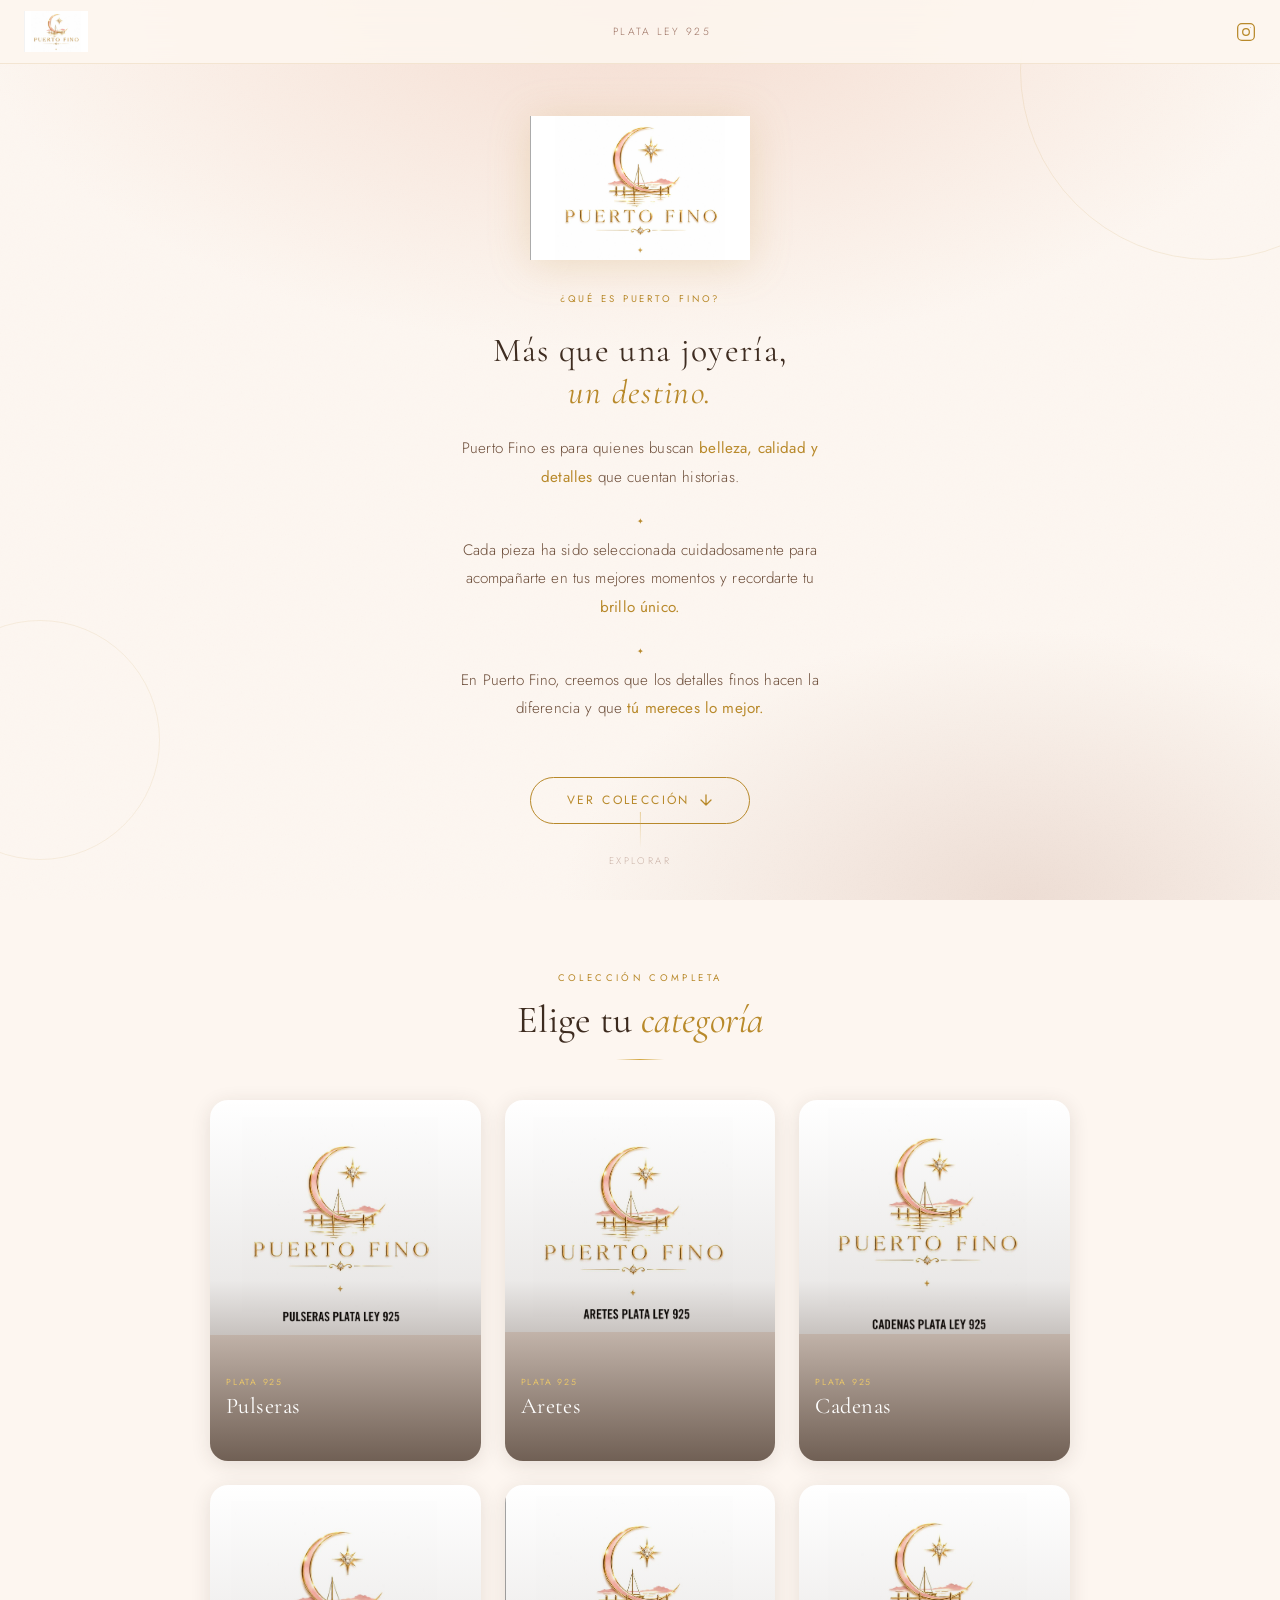
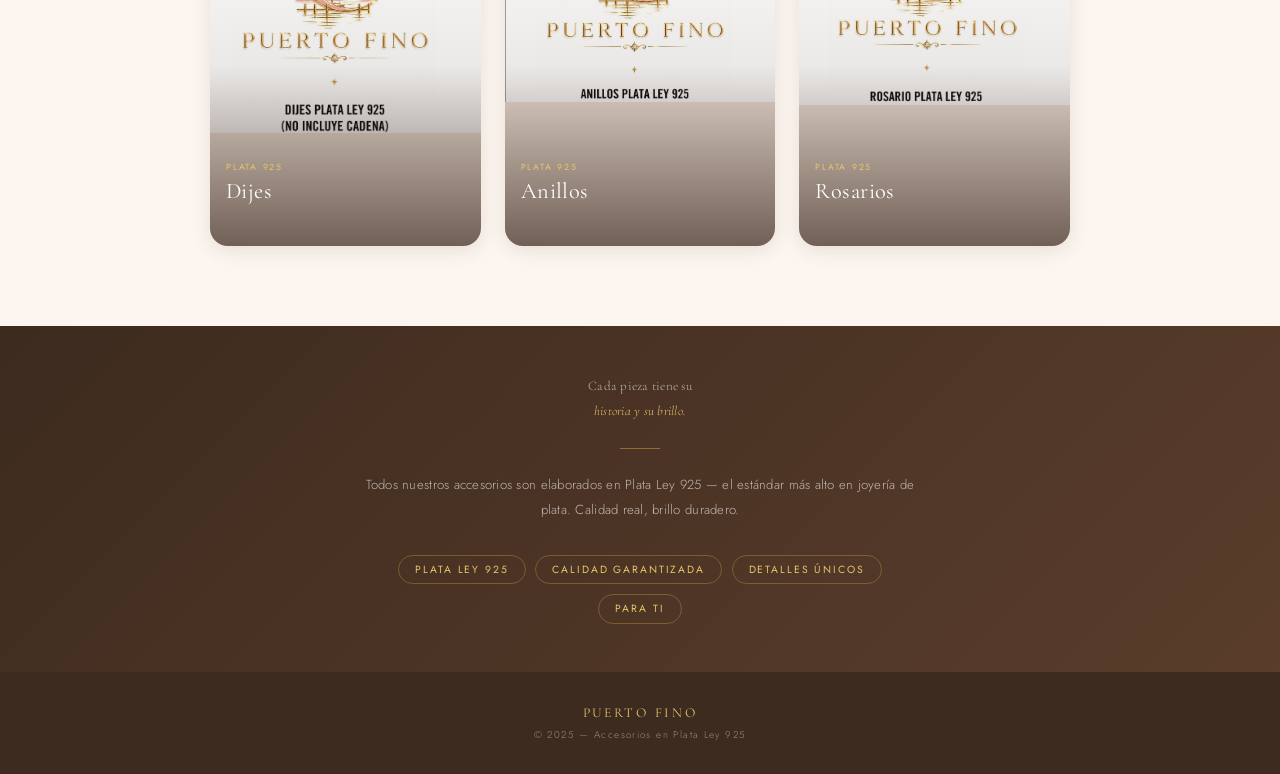
<file: index.html>
<!DOCTYPE html>
<html lang="es">
<head>
  <meta charset="UTF-8" />
  <meta name="viewport" content="width=device-width, initial-scale=1.0" />
  <title>Puerto Fino — Plata Ley 925</title>
  <link rel="preconnect" href="https://fonts.googleapis.com" />
  <link rel="preconnect" href="https://fonts.gstatic.com" crossorigin />
  <link href="https://fonts.googleapis.com/css2?family=Cormorant+Garamond:ital,wght@0,300;0,400;0,600;1,300;1,400&family=Jost:wght@200;300;400;500&display=swap" rel="stylesheet" />
  <link rel="stylesheet" href="css/puerto.css" />
</head>
<body>

  <!-- ── NAVBAR ── -->
  <nav class="navbar" id="navbar">
    <a href="index.html" class="nav-logo">
      <img src="logo-y-foto/logo.png" alt="Puerto Fino"
           onerror="this.style.display='none'; this.nextElementSibling.style.display='block';" />
      <span class="nav-logo-text" style="display:none;">Puerto Fino</span>
    </a>
    <span class="nav-tagline">Plata Ley 925</span>
    <a href="https://www.instagram.com/puertofino.med?igsh=d2FhbTljdTZqNzA2" target="_blank" class="nav-ig">
      <svg width="20" height="20" viewBox="0 0 24 24" fill="none" stroke="currentColor" stroke-width="1.5" stroke-linecap="round" stroke-linejoin="round">
        <rect x="2" y="2" width="20" height="20" rx="5" ry="5"/>
        <circle cx="12" cy="12" r="4"/>
        <circle cx="17.5" cy="6.5" r="0.5" fill="currentColor" stroke="none"/>
      </svg>
    </a>
  </nav>

  <!-- ── HERO ── -->
  <section class="hero" id="hero">
    <div class="hero-deco hero-deco-1"></div>
    <div class="hero-deco hero-deco-2"></div>

    <!-- Logo grande en el hero -->
    <img
      class="hero-logo"
      src="logo-y-foto/logo.png"
      alt="Puerto Fino"
      onerror="this.style.display='none';"
    />

    <div class="hero-divider">
      <span>¿Qué es Puerto Fino?</span>
    </div>

    <h1 class="hero-title">
      Más que una joyería,<br>
      <em>un destino.</em>
    </h1>

    <p class="hero-desc">
      Puerto Fino es para quienes buscan
      <strong>belleza, calidad y detalles</strong>
      que cuentan historias.
    </p>

    <span class="hero-dot">✦</span>

    <p class="hero-desc">
      Cada pieza ha sido seleccionada cuidadosamente
      para acompañarte en tus mejores momentos y
      recordarte tu <strong>brillo único.</strong>
    </p>

    <span class="hero-dot">✦</span>

    <p class="hero-desc">
      En Puerto Fino, creemos que los detalles finos
      hacen la diferencia y que
      <strong>tú mereces lo mejor.</strong>
    </p>

    <a href="#categorias" class="hero-cta">
      <span>Ver colección</span>
      <svg width="14" height="14" viewBox="0 0 14 14" fill="none">
        <path d="M7 2v10M2 7l5 5 5-5" stroke="currentColor" stroke-width="1.3" stroke-linecap="round" stroke-linejoin="round"/>
      </svg>
    </a>

    <div class="scroll-hint" aria-hidden="true">
      <div class="scroll-hint-line"></div>
      <p>Explorar</p>
    </div>
  </section>

  <!-- ── CATEGORÍAS ── -->
  <section class="categories" id="categorias">
    <div class="section-header fade-up">
      <span class="section-label">Colección completa</span>
      <h2 class="section-title">Elige tu <em>categoría</em></h2>
      <div class="section-rule"></div>
    </div>

    <div class="cat-grid">

      <!-- PULSERAS -->
      <a href="pulseras.html" class="cat-card" style="animation-delay: 0.05s">
          <img src="pulseras/Pulseras.png" alt="Pulseras">
        <div class="cat-card-overlay">
          <span class="cat-card-badge">Plata 925</span>
          <span class="cat-card-name">Pulseras</span>
          <span class="cat-card-arrow">
            Ver todo
            <svg width="12" height="12" viewBox="0 0 12 12" fill="none"><path d="M2 6h8M6 2l4 4-4 4" stroke="currentColor" stroke-width="1.2" stroke-linecap="round" stroke-linejoin="round"/></svg>
          </span>
        </div>
      </a>

      <!-- ARETES -->
      <a href="aretes.html" class="cat-card" style="animation-delay: 0.12s">
          <img src="aretes-y-topos/ARETES.png" alt="Aretes-y-topos">
        <div class="cat-card-overlay">
          <span class="cat-card-badge">Plata 925</span>
          <span class="cat-card-name">Aretes</span>
          <span class="cat-card-arrow">Ver todo <svg width="12" height="12" viewBox="0 0 12 12" fill="none"><path d="M2 6h8M6 2l4 4-4 4" stroke="currentColor" stroke-width="1.2" stroke-linecap="round" stroke-linejoin="round"/></svg></span>
        </div>
      </a>

      <!-- CADENAS -->
      <a href="cadenas.html" class="cat-card" style="animation-delay: 0.19s">
          <img src="cadenas/Cadenas.png" alt="Cadenas">
        <div class="cat-card-overlay">
          <span class="cat-card-badge">Plata 925</span>
          <span class="cat-card-name">Cadenas</span>
          <span class="cat-card-arrow">Ver todo <svg width="12" height="12" viewBox="0 0 12 12" fill="none"><path d="M2 6h8M6 2l4 4-4 4" stroke="currentColor" stroke-width="1.2" stroke-linecap="round" stroke-linejoin="round"/></svg></span>
        </div>
      </a>

      <!-- DIJES -->
      <a href="dijes.html" class="cat-card" style="animation-delay: 0.26s">
          <img src="dijes/DIJESS.png" alt="Dijes">
        <div class="cat-card-overlay">
          <span class="cat-card-badge">Plata 925</span>
          <span class="cat-card-name">Dijes</span>
          <span class="cat-card-arrow">Ver todo <svg width="12" height="12" viewBox="0 0 12 12" fill="none"><path d="M2 6h8M6 2l4 4-4 4" stroke="currentColor" stroke-width="1.2" stroke-linecap="round" stroke-linejoin="round"/></svg></span>
        </div>
      </a>

      <!-- ANILLOS -->
      <a href="anillos.html" class="cat-card" style="animation-delay: 0.33s">
        <img src="anillos/ANILLOS.png" alt="Anillos">
        <div class="cat-card-overlay">
          <span class="cat-card-badge">Plata 925</span>
          <span class="cat-card-name">Anillos</span>
          <span class="cat-card-arrow">Ver todo <svg width="12" height="12" viewBox="0 0 12 12" fill="none"><path d="M2 6h8M6 2l4 4-4 4" stroke="currentColor" stroke-width="1.2" stroke-linecap="round" stroke-linejoin="round"/></svg></span>
        </div>
      </a>

      <!-- ROSARIOS -->
      <a href="rosarios.html" class="cat-card" style="animation-delay: 0.40s">
        <img src="rosario/Rosario.png" alt="Rosarios">
        <div class="cat-card-overlay">
          <span class="cat-card-badge">Plata 925</span>
          <span class="cat-card-name">Rosarios</span>
          <span class="cat-card-arrow">Ver todo <svg width="12" height="12" viewBox="0 0 12 12" fill="none"><path d="M2 6h8M6 2l4 4-4 4" stroke="currentColor" stroke-width="1.2" stroke-linecap="round" stroke-linejoin="round"/></svg></span>
        </div>
      </a>

    </div>
  </section>

  <!-- ── BRAND STRIP ── -->
  <div class="brand-strip">
    <div class="brand-strip-inner fade-up">
      <p class="brand-strip-title">
        Cada pieza tiene su<br><em>historia y su brillo.</em>
      </p>
      <div class="brand-strip-divider"></div>
      <p>
        Todos nuestros accesorios son elaborados en
        Plata Ley 925 — el estándar más alto en joyería de plata.
        Calidad real, brillo duradero.
      </p>
      <div class="brand-strip-pills">
        <span class="pill">Plata Ley 925</span>
        <span class="pill">Calidad garantizada</span>
        <span class="pill">Detalles únicos</span>
        <span class="pill">Para ti</span>
      </div>
    </div>
  </div>

  <!-- ── FOOTER ── -->
  <footer>
    <strong>Puerto Fino</strong>
    <p class="footer-sub">© 2025 — Accesorios en Plata Ley 925</p>
    
  </footer>

  <!-- ── BACK TO TOP ── -->
  <button class="back-top" id="backTop" aria-label="Volver arriba">
    <svg width="16" height="16" viewBox="0 0 16 16" fill="none">
      <path d="M8 13V3M3 8l5-5 5 5" stroke="currentColor" stroke-width="1.5" stroke-linecap="round" stroke-linejoin="round"/>
    </svg>
  </button>

    <script src="js/puerto.js"></script>
</body>
</html>
</file>
<file: css/puerto.css>
/* ───────────────────────────────
       TOKENS
    ─────────────────────────────── */
    :root {
      --cream:      #fdf6f0;
      --cream-dark: #f5e8df;
      --rose:       #e8c4b0;
      --rose-light: #f5ddd1;
      --gold:       #b8892a;
      --gold-light: #d4a843;
      --gold-shine: #e8c56a;
      --brown:      #3d2b1f;
      --brown-mid:  #6b4c38;
      --brown-light:#9a7060;
      --white:      #ffffff;
      --shadow:     rgba(61,43,31,0.12);

      --font-display: 'Cormorant Garamond', Georgia, serif;
      --font-body:    'Jost', sans-serif;

      --radius-card: 18px;
      --transition:  0.35s cubic-bezier(0.4, 0, 0.2, 1);
    }

    /* ───────────────────────────────
       RESET & BASE
    ─────────────────────────────── */
    *, *::before, *::after { box-sizing: border-box; margin: 0; padding: 0; }

    html { scroll-behavior: smooth; font-size: 16px; }

    body {
      background: var(--cream);
      color: var(--brown);
      font-family: var(--font-body);
      font-weight: 300;
      -webkit-font-smoothing: antialiased;
      overflow-x: hidden;
    }

    img { display: block; max-width: 100%; }
    a   { text-decoration: none; color: inherit; }

    /* ───────────────────────────────
       NAVBAR
    ─────────────────────────────── */
    .navbar {
      position: fixed;
      top: 0; left: 0; right: 0;
      z-index: 100;
      display: flex;
      align-items: center;
      justify-content: space-between;
      padding: 0 1.5rem;
      height: 64px;
      background: rgba(253,246,240,0.88);
      backdrop-filter: blur(14px);
      -webkit-backdrop-filter: blur(14px);
      border-bottom: 1px solid rgba(184,137,42,0.15);
      transition: box-shadow var(--transition);
    }
    .navbar.scrolled { box-shadow: 0 4px 24px var(--shadow); }

    .nav-logo {
      display: flex;
      align-items: center;
      gap: 0.55rem;
    }
    .nav-logo img {
      height: 42px;
      width: auto;
      object-fit: contain;
    }
    /* fallback text if logo image not loaded */
    .nav-logo-text {
      font-family: var(--font-display);
      font-size: 1.25rem;
      font-weight: 600;
      letter-spacing: 0.18em;
      color: var(--gold);
      text-transform: uppercase;
    }

    .nav-tagline {
      font-size: 0.65rem;
      letter-spacing: 0.22em;
      color: var(--brown-light);
      text-transform: uppercase;
      display: none;
    }
    @media (min-width: 480px) { .nav-tagline { display: block; } }

    /* ───────────────────────────────
       HERO
    ─────────────────────────────── */
    .hero {
      min-height: 100svh;
      display: flex;
      flex-direction: column;
      align-items: center;
      justify-content: center;
      text-align: center;
      padding: 100px 1.5rem 60px;
      position: relative;
      overflow: hidden;
      background:
        radial-gradient(ellipse 80% 60% at 50% 0%, #f5ddd1 0%, transparent 65%),
        radial-gradient(ellipse 60% 50% at 80% 100%, #edddd4 0%, transparent 60%),
        var(--cream);
    }

    /* subtle grain texture */
    .hero::before {
      content: '';
      position: absolute;
      inset: 0;
      background-image: url("data:image/svg+xml,%3Csvg xmlns='http://www.w3.org/2000/svg' width='300' height='300'%3E%3Cfilter id='n'%3E%3CfeTurbulence type='fractalNoise' baseFrequency='0.75' numOctaves='4' stitchTiles='stitch'/%3E%3CfeColorMatrix type='saturate' values='0'/%3E%3C/filter%3E%3Crect width='300' height='300' filter='url(%23n)' opacity='0.035'/%3E%3C/svg%3E");
      pointer-events: none;
      opacity: 0.6;
    }

    /* decorative gold circles */
    .hero-deco {
      position: absolute;
      border-radius: 50%;
      pointer-events: none;
    }
    .hero-deco-1 {
      width: 380px; height: 380px;
      top: -120px; right: -120px;
      border: 1px solid rgba(184,137,42,0.12);
    }
    .hero-deco-2 {
      width: 240px; height: 240px;
      bottom: 40px; left: -80px;
      border: 1px solid rgba(184,137,42,0.1);
    }

    .hero-logo {
      width: min(220px, 55vw);
      margin-bottom: 2rem;
      filter: drop-shadow(0 4px 20px rgba(184,137,42,0.2));
      animation: floatLogo 6s ease-in-out infinite;
    }
    @keyframes floatLogo {
      0%, 100% { transform: translateY(0); }
      50%       { transform: translateY(-8px); }
    }

    .hero-divider {
      display: flex;
      align-items: center;
      gap: 0.75rem;
      margin-bottom: 1.5rem;
    }
    .hero-divider span { font-size: 0.6rem; color: var(--gold); letter-spacing: 0.3em; text-transform: uppercase; font-family: var(--font-body); font-weight: 400; }
    .hero-divider::before, .hero-divider::after {
      content: '';
      flex: 1;
      height: 1px;
      background: linear-gradient(90deg, transparent, var(--gold-light), transparent);
      max-width: 80px;
    }

    .hero-title {
      font-family: var(--font-display);
      font-size: clamp(1.4rem, 5vw, 2.1rem);
      font-weight: 400;
      letter-spacing: 0.04em;
      color: var(--brown);
      line-height: 1.25;
      margin-bottom: 1.25rem;
    }
    .hero-title em { font-style: italic; color: var(--gold); }

    .hero-desc {
      font-size: clamp(0.85rem, 2.5vw, 0.95rem);
      color: var(--brown-mid);
      line-height: 1.85;
      max-width: 380px;
      margin: 0 auto 0.9rem;
      letter-spacing: 0.01em;
    }
    .hero-desc strong { color: var(--gold); font-weight: 400; }

    .hero-dot {
      color: var(--gold);
      font-size: 0.5rem;
      margin: 0.6rem 0;
      display: block;
    }

    .hero-cta {
      display: inline-flex;
      align-items: center;
      gap: 0.6rem;
      margin-top: 2.5rem;
      padding: 0.85rem 2.2rem;
      border: 1px solid var(--gold);
      border-radius: 50px;
      font-family: var(--font-body);
      font-size: 0.75rem;
      font-weight: 400;
      letter-spacing: 0.2em;
      text-transform: uppercase;
      color: var(--gold);
      background: transparent;
      cursor: pointer;
      transition: background var(--transition), color var(--transition);
      position: relative;
      overflow: hidden;
    }
    .hero-cta::before {
      content: '';
      position: absolute;
      inset: 0;
      background: var(--gold);
      transform: scaleX(0);
      transform-origin: left;
      transition: transform var(--transition);
      border-radius: 50px;
    }
    .hero-cta:hover::before { transform: scaleX(1); }
    .hero-cta:hover { color: var(--white); }
    .hero-cta span { position: relative; z-index: 1; }
    .hero-cta svg  { position: relative; z-index: 1; }

    /* scroll indicator */
    .scroll-hint {
      position: absolute;
      bottom: 2rem;
      left: 50%;
      transform: translateX(-50%);
      display: flex;
      flex-direction: column;
      align-items: center;
      gap: 0.4rem;
      opacity: 0.5;
      animation: fadeInHint 2s 1.5s forwards;
      opacity: 0;
    }
    @keyframes fadeInHint {
      to { opacity: 0.5; }
    }
    .scroll-hint p { font-size: 0.6rem; letter-spacing: 0.25em; text-transform: uppercase; color: var(--brown-light); }
    .scroll-hint-line {
      width: 1px;
      height: 36px;
      background: linear-gradient(to bottom, var(--gold-light), transparent);
      animation: scrollLine 1.8s ease-in-out infinite;
    }
    @keyframes scrollLine {
      0%   { transform: scaleY(0); transform-origin: top; }
      50%  { transform: scaleY(1); transform-origin: top; }
      51%  { transform: scaleY(1); transform-origin: bottom; }
      100% { transform: scaleY(0); transform-origin: bottom; }
    }

    /* ───────────────────────────────
       SECTION HEADER
    ─────────────────────────────── */
    .section-header {
      text-align: center;
      margin-bottom: 2.5rem;
    }
    .section-label {
      display: inline-block;
      font-size: 0.6rem;
      letter-spacing: 0.35em;
      text-transform: uppercase;
      color: var(--gold);
      font-family: var(--font-body);
      font-weight: 400;
      margin-bottom: 0.75rem;
    }
    .section-title {
      font-family: var(--font-display);
      font-size: clamp(1.6rem, 5vw, 2.4rem);
      font-weight: 400;
      color: var(--brown);
      line-height: 1.2;
    }
    .section-title em { font-style: italic; color: var(--gold); }
    .section-rule {
      width: 48px;
      height: 1px;
      background: linear-gradient(90deg, transparent, var(--gold-light), transparent);
      margin: 1rem auto 0;
    }

    /* ───────────────────────────────
       CATEGORIES SECTION
    ─────────────────────────────── */
    .categories {
      padding: 4rem 1.25rem 5rem;
      max-width: 900px;
      margin: 0 auto;
    }

    .cat-grid {
      display: grid;
      grid-template-columns: repeat(2, 1fr);
      gap: 1rem;
    }
    @media (min-width: 600px) {
      .cat-grid { grid-template-columns: repeat(3, 1fr); gap: 1.25rem; }
    }
    @media (min-width: 900px) {
      .cat-grid { gap: 1.5rem; }
    }

    .cat-card {
      position: relative;
      border-radius: var(--radius-card);
      overflow: hidden;
      aspect-ratio: 3/4;
      cursor: pointer;
      background: var(--cream-dark);
      box-shadow: 0 4px 20px var(--shadow);
      transition: transform var(--transition), box-shadow var(--transition);
      text-decoration: none;
      display: block;

      /* reveal animation */
      opacity: 0;
      transform: translateY(30px);
    }
    .cat-card.visible {
      animation: revealCard 0.6s cubic-bezier(0.4,0,0.2,1) forwards;
    }
    @keyframes revealCard {
      to { opacity: 1; transform: translateY(0); }
    }

    .cat-card:hover {
      transform: translateY(-6px);
      box-shadow: 0 12px 40px rgba(61,43,31,0.2);
    }

    .cat-card-img {
      width: 100%;
      height: 100%;
      object-fit: contain;
      padding: 1.5rem;
      background: linear-gradient(145deg, var(--cream-dark), var(--rose-light));
      transition: transform 0.5s cubic-bezier(0.4,0,0.2,1);}
    
    .cat-card:hover .cat-card-img {
      transform: scale(1.06);
    }

    /* placeholder if no image */
    .cat-card-placeholder {
      width: 100%;
      height: 100%;
      display: flex;
      align-items: center;
      justify-content: center;
      background: linear-gradient(145deg, var(--cream-dark), var(--rose-light));
    }
    .cat-card-placeholder svg {
      opacity: 0.25;
    }

    .cat-card-overlay {
      position: absolute;
      inset: 0;
      background: linear-gradient(to top, rgba(61,43,31,0.72) 0%, rgba(61,43,31,0.1) 50%, transparent 100%);
      display: flex;
      flex-direction: column;
      justify-content: flex-end;
      padding: 1.25rem 1rem;
      transition: background var(--transition);
    }
    .cat-card:hover .cat-card-overlay {
      background: linear-gradient(to top, rgba(61,43,31,0.82) 0%, rgba(61,43,31,0.25) 60%, transparent 100%);
    }

    .cat-card-badge {
      display: inline-block;
      font-size: 0.55rem;
      letter-spacing: 0.2em;
      text-transform: uppercase;
      color: var(--gold-shine);
      font-family: var(--font-body);
      font-weight: 400;
      margin-bottom: 0.3rem;
    }

    .cat-card-name {
      font-family: var(--font-display);
      font-size: clamp(1.1rem, 3.5vw, 1.4rem);
      font-weight: 400;
      color: var(--white);
      line-height: 1.15;
      letter-spacing: 0.02em;
    }

    .cat-card-arrow {
      display: inline-flex;
      align-items: center;
      gap: 0.3rem;
      margin-top: 0.5rem;
      font-size: 0.6rem;
      letter-spacing: 0.2em;
      text-transform: uppercase;
      color: var(--gold-shine);
      font-family: var(--font-body);
      opacity: 0;
      transform: translateY(6px);
      transition: opacity var(--transition), transform var(--transition);
    }
    .cat-card:hover .cat-card-arrow {
      opacity: 1;
      transform: translateY(0);
    }

    /* golden border shimmer on hover */
    .cat-card::after {
      content: '';
      position: absolute;
      inset: 0;
      border-radius: var(--radius-card);
      border: 1.5px solid transparent;
      background: linear-gradient(135deg, rgba(212,168,67,0.6), transparent 50%, rgba(212,168,67,0.3)) border-box;
      -webkit-mask: linear-gradient(#fff 0 0) padding-box, linear-gradient(#fff 0 0);
      -webkit-mask-composite: destination-out;
      mask-composite: exclude;
      opacity: 0;
      transition: opacity var(--transition);
      pointer-events: none;
    }
    .cat-card:hover::after { opacity: 1; }

    /* ───────────────────────────────
       BRAND STRIP
    ─────────────────────────────── */
    .brand-strip {
      background: linear-gradient(135deg, var(--brown) 0%, #5a3d2b 100%);
      color: var(--white);
      padding: 3rem 1.5rem;
      text-align: center;
    }
    .brand-strip-inner { max-width: 560px; margin: 0 auto; }
    .brand-strip-title {
      font-family: var(--font-display);
      font-size: clamp(1.3rem, 4vw, 1.9rem);
      font-weight: 300;
      letter-spacing: 0.04em;
      margin-bottom: 1rem;
      line-height: 1.35;
    }
    .brand-strip-title em { font-style: italic; color: var(--gold-shine); }
    .brand-strip p {
      font-size: 0.82rem;
      line-height: 1.9;
      color: rgba(255,255,255,0.65);
      letter-spacing: 0.02em;
    }
    .brand-strip-divider {
      width: 40px;
      height: 1px;
      background: var(--gold-light);
      margin: 1.5rem auto;
      opacity: 0.5;
    }
    .brand-strip-pills {
      display: flex;
      flex-wrap: wrap;
      gap: 0.6rem;
      justify-content: center;
      margin-top: 2rem;
    }
    .pill {
      padding: 0.4rem 1rem;
      border: 1px solid rgba(212,168,67,0.35);
      border-radius: 50px;
      font-size: 0.65rem;
      letter-spacing: 0.18em;
      text-transform: uppercase;
      color: var(--gold-shine);
      font-family: var(--font-body);
      font-weight: 400;
    }

    /* ───────────────────────────────
       FOOTER
    ─────────────────────────────── */
    footer {
      background: var(--brown);
      color: rgba(255,255,255,0.45);
      text-align: center;
      padding: 2rem 1.5rem;
      font-size: 0.72rem;
      letter-spacing: 0.12em;
    }
    footer strong {
      color: var(--gold-shine);
      font-weight: 400;
      letter-spacing: 0.2em;
      text-transform: uppercase;
      font-family: var(--font-display);
      font-size: 0.85rem;
    }
    footer .footer-sub {
      margin-top: 0.4rem;
      font-size: 0.62rem;
    }

    /* ───────────────────────────────
       BACK TO TOP
    ─────────────────────────────── */
    .back-top {
      position: fixed;
      bottom: 1.5rem;
      right: 1.5rem;
      width: 46px;
      height: 46px;
      border-radius: 50%;
      background: var(--brown);
      border: 1px solid rgba(212,168,67,0.4);
      color: var(--gold-shine);
      display: flex;
      align-items: center;
      justify-content: center;
      cursor: pointer;
      z-index: 90;
      opacity: 0;
      pointer-events: none;
      transform: translateY(12px);
      transition: opacity var(--transition), transform var(--transition), background var(--transition);
      box-shadow: 0 4px 20px rgba(0,0,0,0.25);
    }
    .back-top.show {
      opacity: 1;
      pointer-events: all;
      transform: translateY(0);
    }
    .back-top:hover { background: var(--gold); color: var(--white); }

    /* ───────────────────────────────
       ENTRY ANIMATIONS
    ─────────────────────────────── */
    .fade-up {
      opacity: 0;
      transform: translateY(24px);
      transition: opacity 0.7s ease, transform 0.7s ease;
    }
    .fade-up.visible {
      opacity: 1;
      transform: translateY(0);
    }
    /*logo ig*/
    .nav-ig {
  color: var(--gold);
  display: flex;
  align-items: center;
  transition: opacity 0.3s;
   }
   .nav-ig:hover { opacity: 0.6; }
</file>
